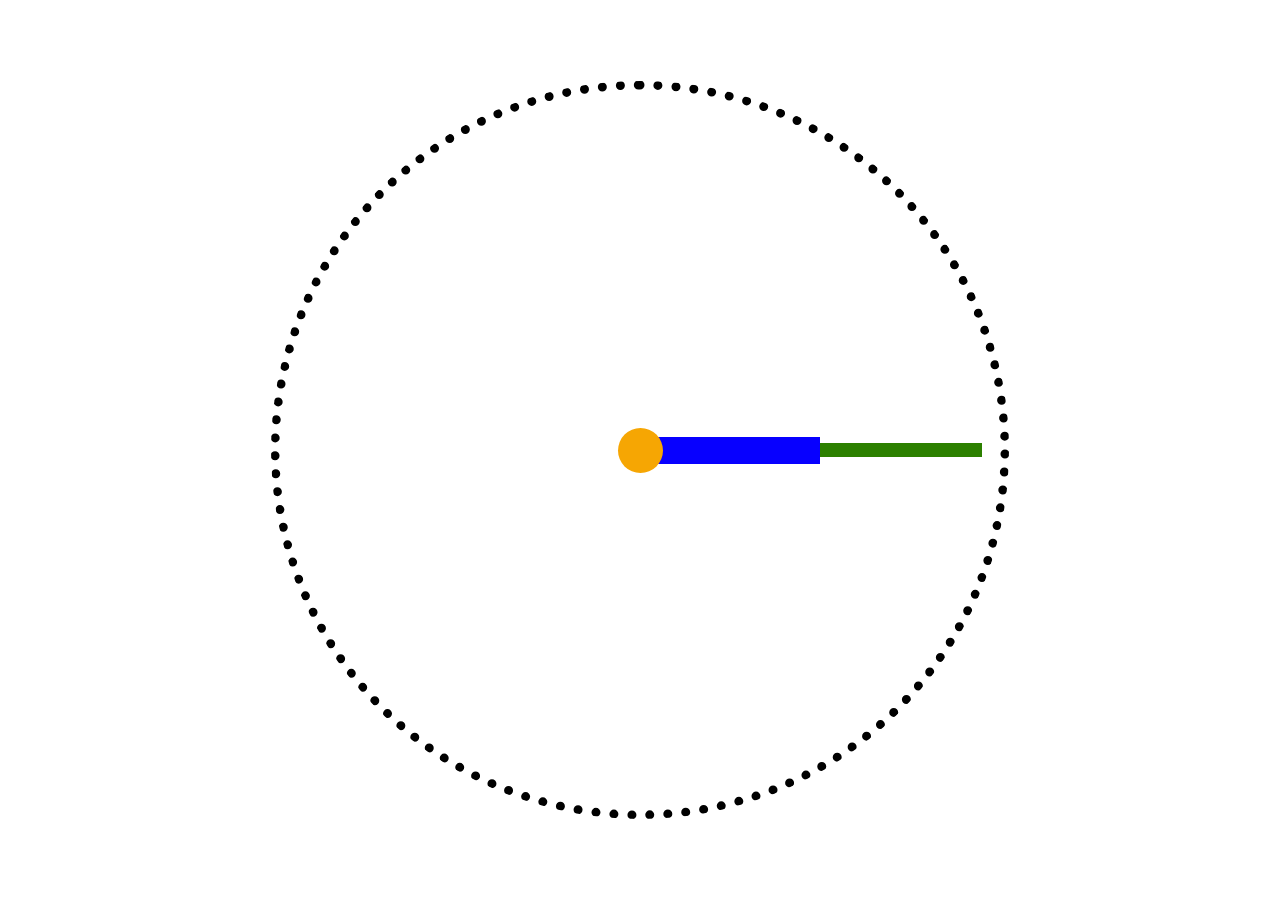
<file: index.html>
<!doctype html><html lang="en"><head><meta charset="utf-8"><meta name="viewport" content="width=device-width, user-scalable=no, initial-scale=1.0, maximum-scale=1.0, minimum-scale=1.0"><meta http-equiv="X-UA-Compatible" content="ie=edge"><title>Stop watch</title><link rel="stylesheet" href="index.5c6e1d56.css"></head><body> <div class="stopwatch"> <div class="stopwatch__sec-hand"></div> <div class="stopwatch__min-hand"></div> <div class="stopwatch__center"></div> </div> </body></html>
</file>
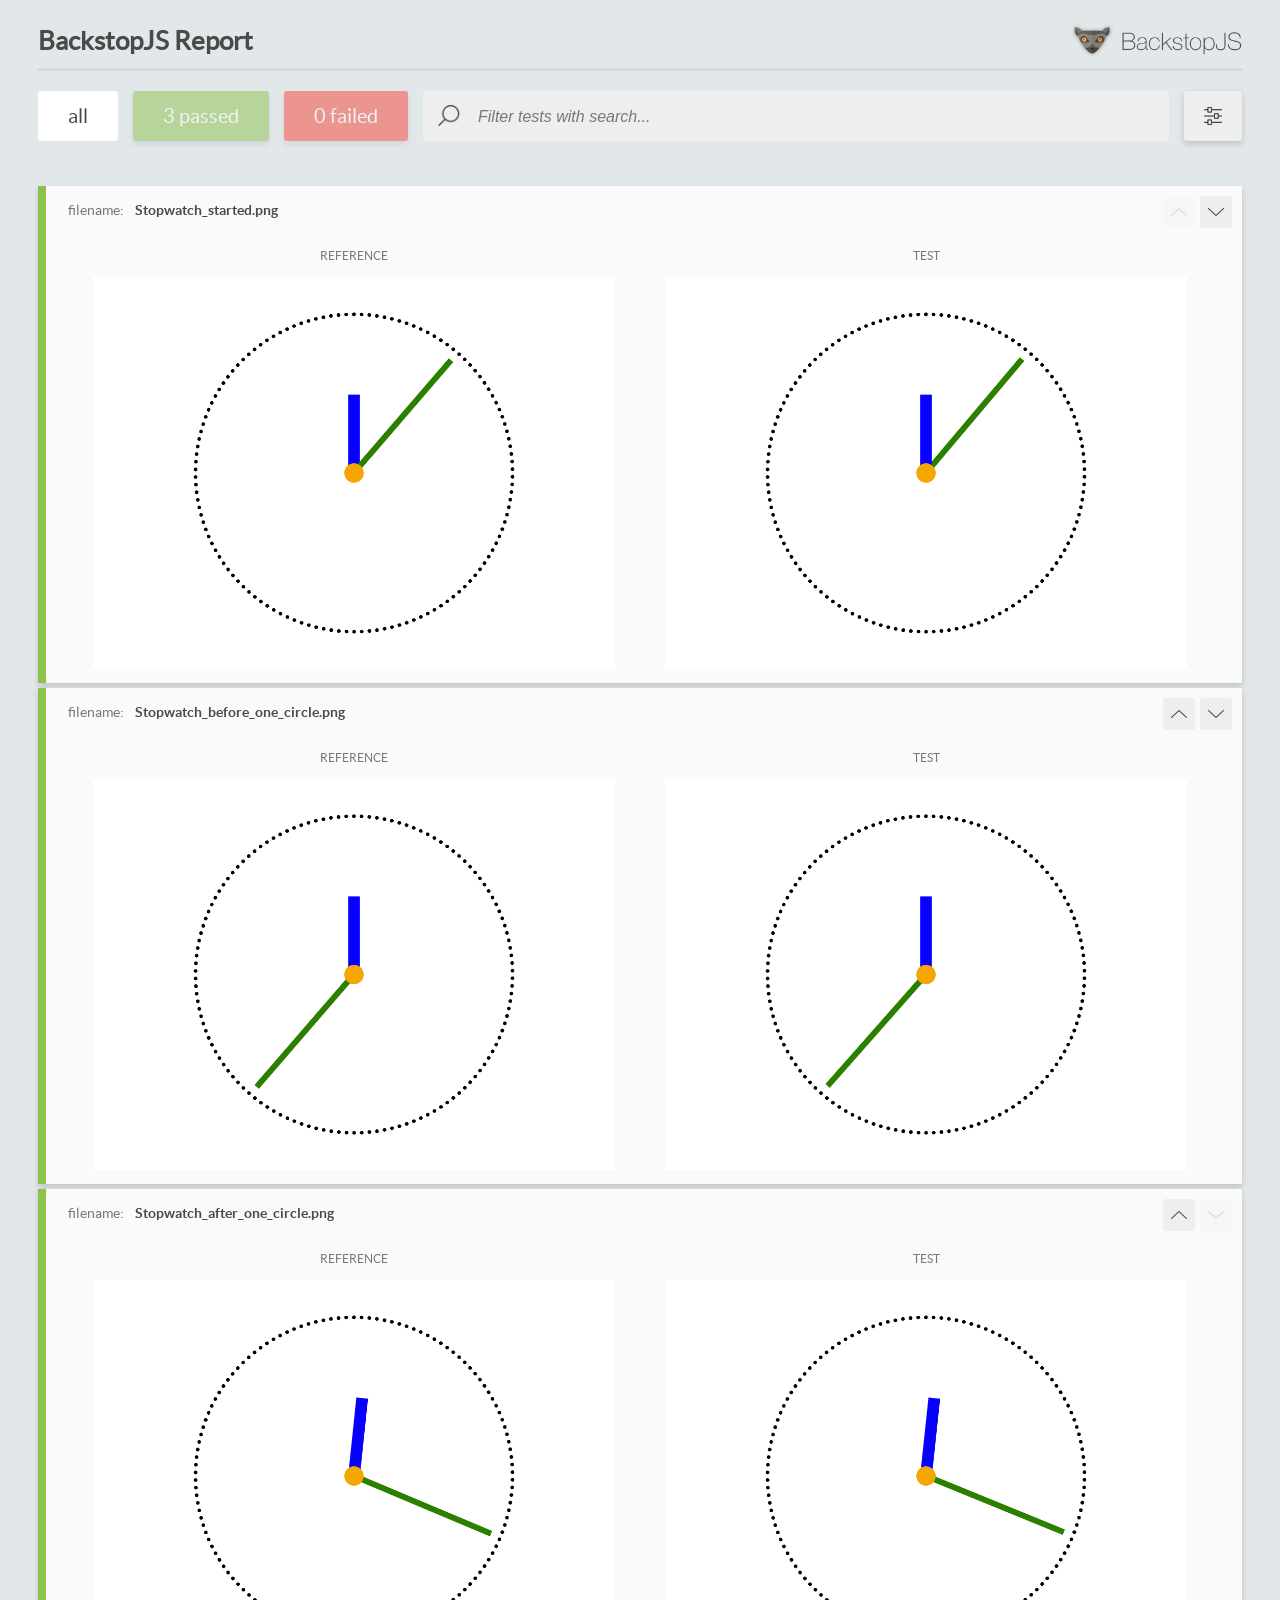
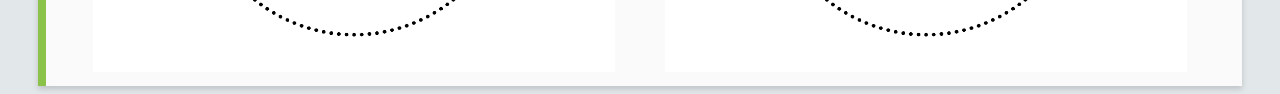
<file: report/html_report/index.html>
<!DOCTYPE html>
<html>
  <head>
    <meta charset="utf-8">
    <!-- Disable Cache -->
    <meta http-equiv="Cache-Control" content="no-cache, no-store, must-revalidate">
    <meta http-equiv="Pragma" content="no-cache">
    <meta http-equiv="Expires" content="0">

    <title>BackstopJS Report</title>

    <style>
      @font-face {
          font-family: 'latoregular';
          src: url('./assets/fonts/lato-regular-webfont.woff2') format('woff2'),
              url('./assets/fonts/lato-regular-webfont.woff') format('woff');
          font-weight: 400;
          font-style: normal;
      }
      @font-face {
          font-family: 'latobold';
          src: url('./assets/fonts/lato-bold-webfont.woff2') format('woff2'),
              url('./assets/fonts/lato-bold-webfont.woff') format('woff');
          font-weight: 700;
          font-style: normal;
      }

      .ReactModal__Body--open {
          overflow: hidden;
      }
      .ReactModal__Body--open .header {
        display: none;
      }

    </style>
  </head>
  <body style="background-color: #E2E7EA">
    <div id="root">

    </div>
    <script>
      function report (report) { // eslint-disable-line no-unused-vars
        window.tests = report;
      }
    </script>
    <script src="config.js"></script>
    <script src="index_bundle.js"></script>
  </body>
</html>
</file>
<file: index.5c6e1d56.css>
@keyframes move{0%{rotate:-90deg}to{rotate:270deg}}body{justify-content:center;align-items:center;width:100vw;height:100vh;margin:0;display:flex}.stopwatch{border:1vmin dotted #000;border-radius:50%;justify-content:center;align-items:center;width:80vmin;height:80vmin;display:flex}.stopwatch__center{z-index:0;background-color:#f6a603;border-radius:50%;width:5vmin;height:5vmin;position:absolute}.stopwatch__sec-hand{transform-origin:0;background-color:#2c8000;width:38vmin;height:1.5vmin;animation:60s linear infinite move;position:absolute;left:50%}.stopwatch__min-hand{transform-origin:0;background-color:#0700ff;width:20vmin;height:3vmin;animation:3600s steps(60,jump-none) infinite move;position:absolute;left:50%}.stopwatch--speed-up .stopwatch__sec-hand{animation:10s linear infinite move}.stopwatch--speed-up .stopwatch__min-hand{animation:600s steps(60,jump-none) infinite move}
/*# sourceMappingURL=index.5c6e1d56.css.map */
</file>
